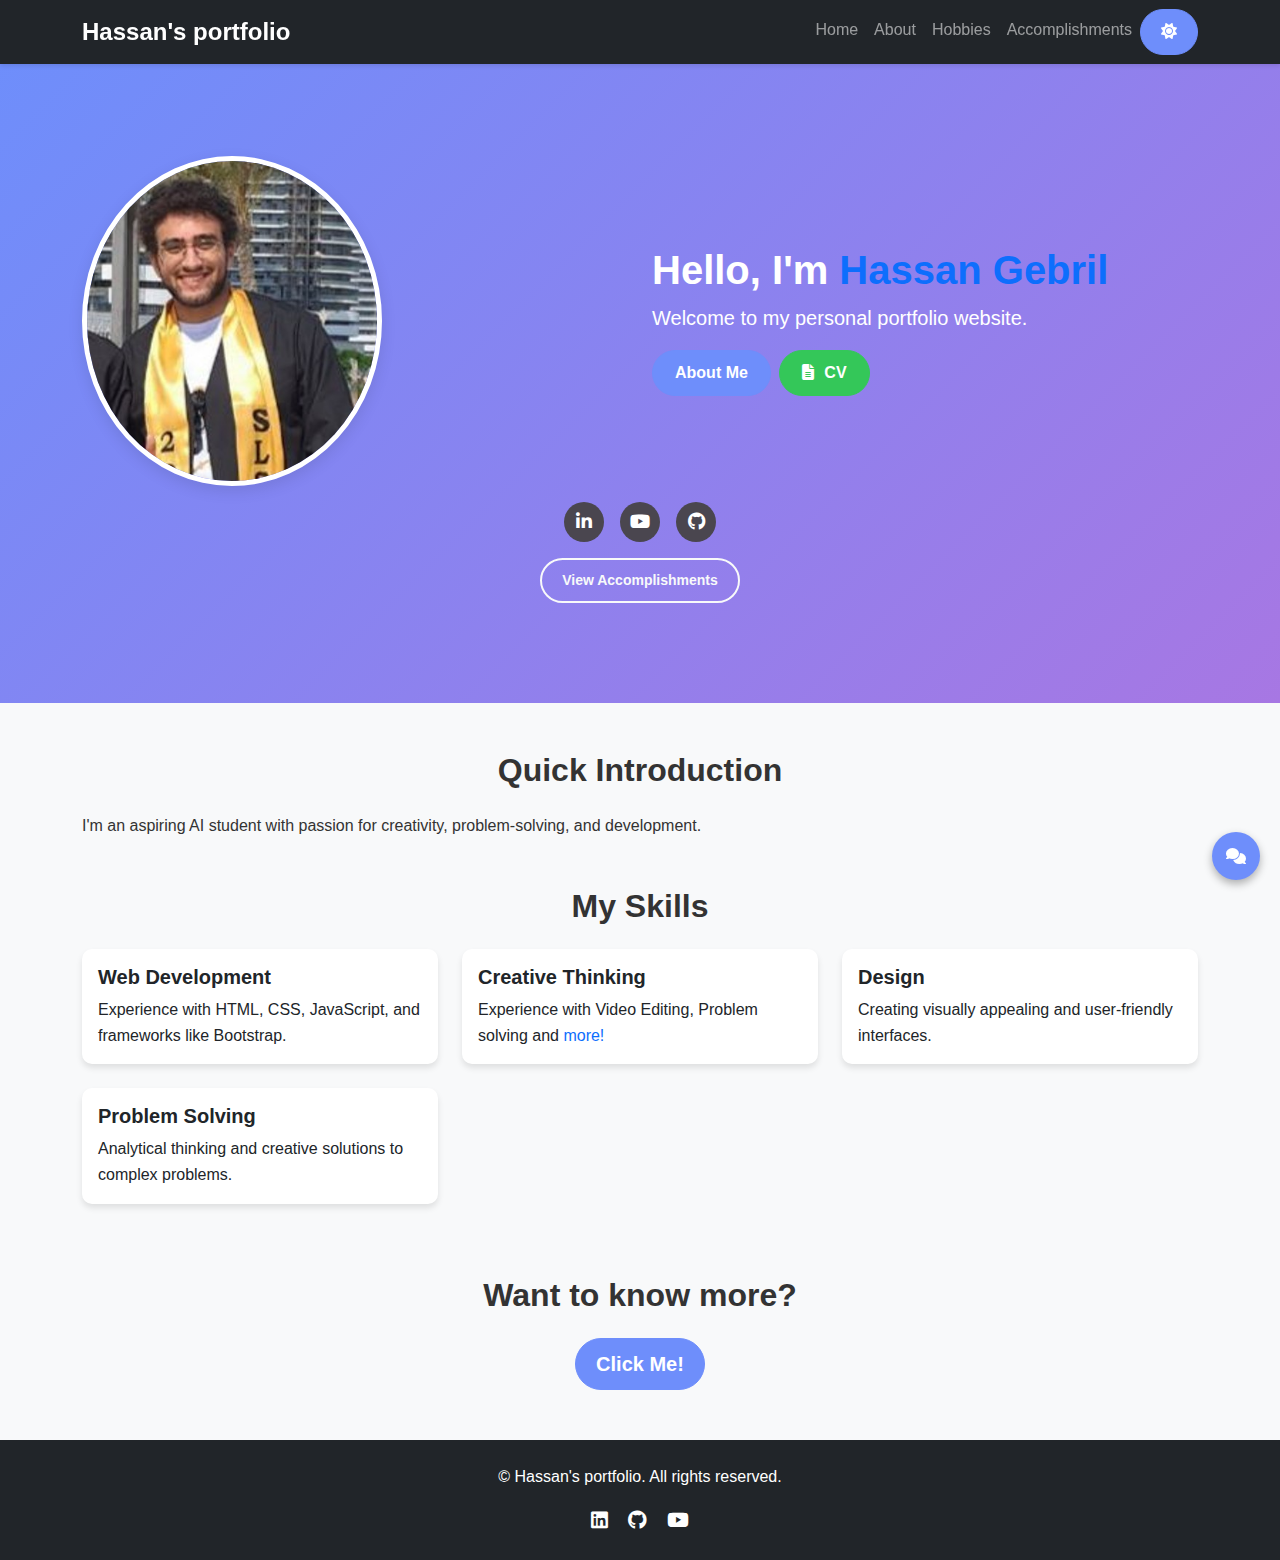
<file: index.html>
<!DOCTYPE html>
<html lang="en">
<head>
  <meta charset="UTF-8" />
  <meta name="viewport" content="width=device-width, initial-scale=1.0" />
  <title data-key="My Portfolio">My Portfolio</title>
  <link href="https://cdn.jsdelivr.net/npm/bootstrap@5.3.0/dist/css/bootstrap.min.css" rel="stylesheet" />
  <link rel="stylesheet" href="https://cdnjs.cloudflare.com/ajax/libs/font-awesome/6.5.0/css/all.min.css" />
  <link rel="stylesheet" href="css/style.css" />
</head>
<body>
  <nav class="navbar navbar-expand-lg navbar-dark bg-dark fixed-top">
    <div class="container">
      <a class="navbar-brand" href="#" data-key="Hassan's portfolio">Hassan's portfolio</a>
      <button class="navbar-toggler" type="button" data-bs-toggle="collapse" data-bs-target="#navbarNav">
        <span class="navbar-toggler-icon"></span>
      </button>
      <div class="collapse navbar-collapse" id="navbarNav">
        <ul class="navbar-nav ms-auto">
          <li class="nav-item"><a class="nav-link active" href="#" data-key="Home">Home</a></li>
          <li class="nav-item"><a class="nav-link" href="about.html" data-key="About">About</a></li>
          <li class="nav-item"><a class="nav-link" href="hobbies.html" data-key="Hobbies">Hobbies</a></li>
          <li class="nav-item"><a class="nav-link" href="accomplishments.html" data-key="Accomplishments">Accomplishments</a></li>
          <li class="nav-item">
            <button id="darkModeToggle" class="btn btn-primary dark-toggle"><i class="fas fa-sun"></i></button>
          </li>
          <!-- <li class="nav-item">
            <button id="translateBtn" class="btn btn-outline-primary ms-2">Translate to Arabic</button>
          </li> -->
        </ul>
      </div>
    </div>
  </nav>

  <header class="hero-section">
    <div class="container">
      <div class="row align-items-center">
        <div class="col-md-6">
          <img src="images/profile.jpg" alt="Profile Picture" class="img-fluid rounded-circle profile-img" />
        </div>
        <div class="col-md-6">
          <h1><span data-key="Hello, I'm">Hello, I'm</span> <span class="text-primary">Hassan Gebril</span></h1>
          <p class="lead" data-key="Welcome to my personal portfolio website.">Welcome to my personal portfolio website.</p>
          <div class="d-flex mt-3 gap-2">
            <a href="about.html" class="btn hero-main-btn btn-primary" data-key="About Me">
              About Me
            </a>

            <a href="https://drive.google.com/file/d/1gzGJneyhxCojZaomZ8CfEwPIjRmlE4UM/view?usp=sharing"
              target="_blank"
              class="btn hero-main-btn cv-btn">
              <i class="fas fa-file-alt"></i> CV
            </a>
          </div>

        </div>
      </div>
      <div class="d-flex justify-content-center gap-3 mt-3">
        <a href="https://www.linkedin.com/in/hassan-gebrill-98a08a299/" target="_blank" class="social-btn"><i class="fab fa-linkedin-in"></i></a>
        <a href="https://www.youtube.com/@Hassan_G04" target="_blank" class="social-btn"><i class="fab fa-youtube"></i></a>
        <a href="https://github.com/HassanG04" target="_blank" class="social-btn"><i class="fab fa-github"></i></a>
      </div>
      <div class="text-center mt-3">
      <a href="accomplishments.html" class="btn btn-outline-light btn-sm">
        View Accomplishments
      </a>
    </div>
    </div>
  </header>

  <main class="container my-5">
    <section class="mb-5">
      <h2 class="text-center mb-4" data-key="Quick Introduction">Quick Introduction</h2>
      <p data-key="I'm an aspiring AI student with passion for creativity, problem-solving, and development.">
        I'm an aspiring AI student with passion for creativity, problem-solving, and development.
      </p>
    </section>

    <section class="mb-5">
      <h2 class="text-center mb-4" data-key="My Skills">My Skills</h2>
      <div class="row">
        <div class="col-md-4 mb-4">
          <div class="card h-100">
            <div class="card-body">
              <h5 class="card-title" data-key="Web Development">Web Development</h5>
              <p class="card-text" data-key="Experience with HTML, CSS, JavaScript, and frameworks like Bootstrap.">Experience with HTML, CSS, JavaScript, and frameworks like Bootstrap.</p>
            </div>
          </div>
        </div>
        <div class="col-md-4 mb-4">
          <div class="card h-100">
            <div class="card-body">
              <h5 class="card-title" data-key="Creative Thinking">Creative Thinking</h5>
              <p class="card-text">
                <span data-key="Experience with Video Editing, Problem solving and">Experience with Video Editing, Problem solving and</span>
                <a href="hobbies.html" data-key="more!">more!</a>
              </p>
            </div>
          </div>
        </div>
        <div class="col-md-4 mb-4">
          <div class="card h-100">
            <div class="card-body">
              <h5 class="card-title" data-key="Design">Design</h5>
              <p class="card-text" data-key="Creating visually appealing and user-friendly interfaces.">Creating visually appealing and user-friendly interfaces.</p>
            </div>
          </div>
        </div>
        <div class="col-md-4 mb-4">
          <div class="card h-100">
            <div class="card-body">
              <h5 class="card-title" data-key="Problem Solving">Problem Solving</h5>
              <p class="card-text" data-key="Analytical thinking and creative solutions to complex problems.">Analytical thinking and creative solutions to complex problems.</p>
            </div>
          </div>
        </div>
      </div>
    </section>

    <section class="text-center">
      <h2 class="mb-4" data-key="Want to know more?">Want to know more?</h2>
      <button id="ctaButton" class="btn btn-lg btn-primary" data-key="Click Me!">Click Me!</button>
      <p id="ctaResponse" class="mt-3"></p>
    </section>
  </main>

  <footer class="bg-dark text-white text-center py-4">
    <div class="container">
      <p data-key="Hassan's portfolio. All rights reserved.">&copy; Hassan's portfolio. All rights reserved.</p>
      <div class="social-links">
        <a href="#" class="text-white mx-2"><i class="fab fa-linkedin"></i></a>
        <a href="#" class="text-white mx-2"><i class="fab fa-github"></i></a>
        <a href="#" class="text-white mx-2"><i class="fab fa-youtube"></i></a>
      </div>
    </div>
  </footer>
<div id="chatbot-bubble" class="chatbot-bubble">
  <i class="fas fa-comments"></i>
</div>

<div id="chatbot-window" class="chatbot-window d-none">
  <div class="chatbot-header">
    <span>Hassan-bot (WIP)</span>
    <button id="chatbot-close" class="btn-close btn-close-white btn-sm"></button>
  </div>
  <div class="chatbot-body">
    <div class="chatbot-message bot">
      I am still learning Hassan's behavior since he's kinda quiet atm...
      <br>
      (I didn't make a chatbot yet but I will make it... &lt;eventually&gt;)
    </div>
  </div>
</div>

  <script src="https://cdn.jsdelivr.net/npm/bootstrap@5.3.0/dist/js/bootstrap.bundle.min.js"></script>
  <script src="js/script.js"></script>
</body>
</html>
</file>
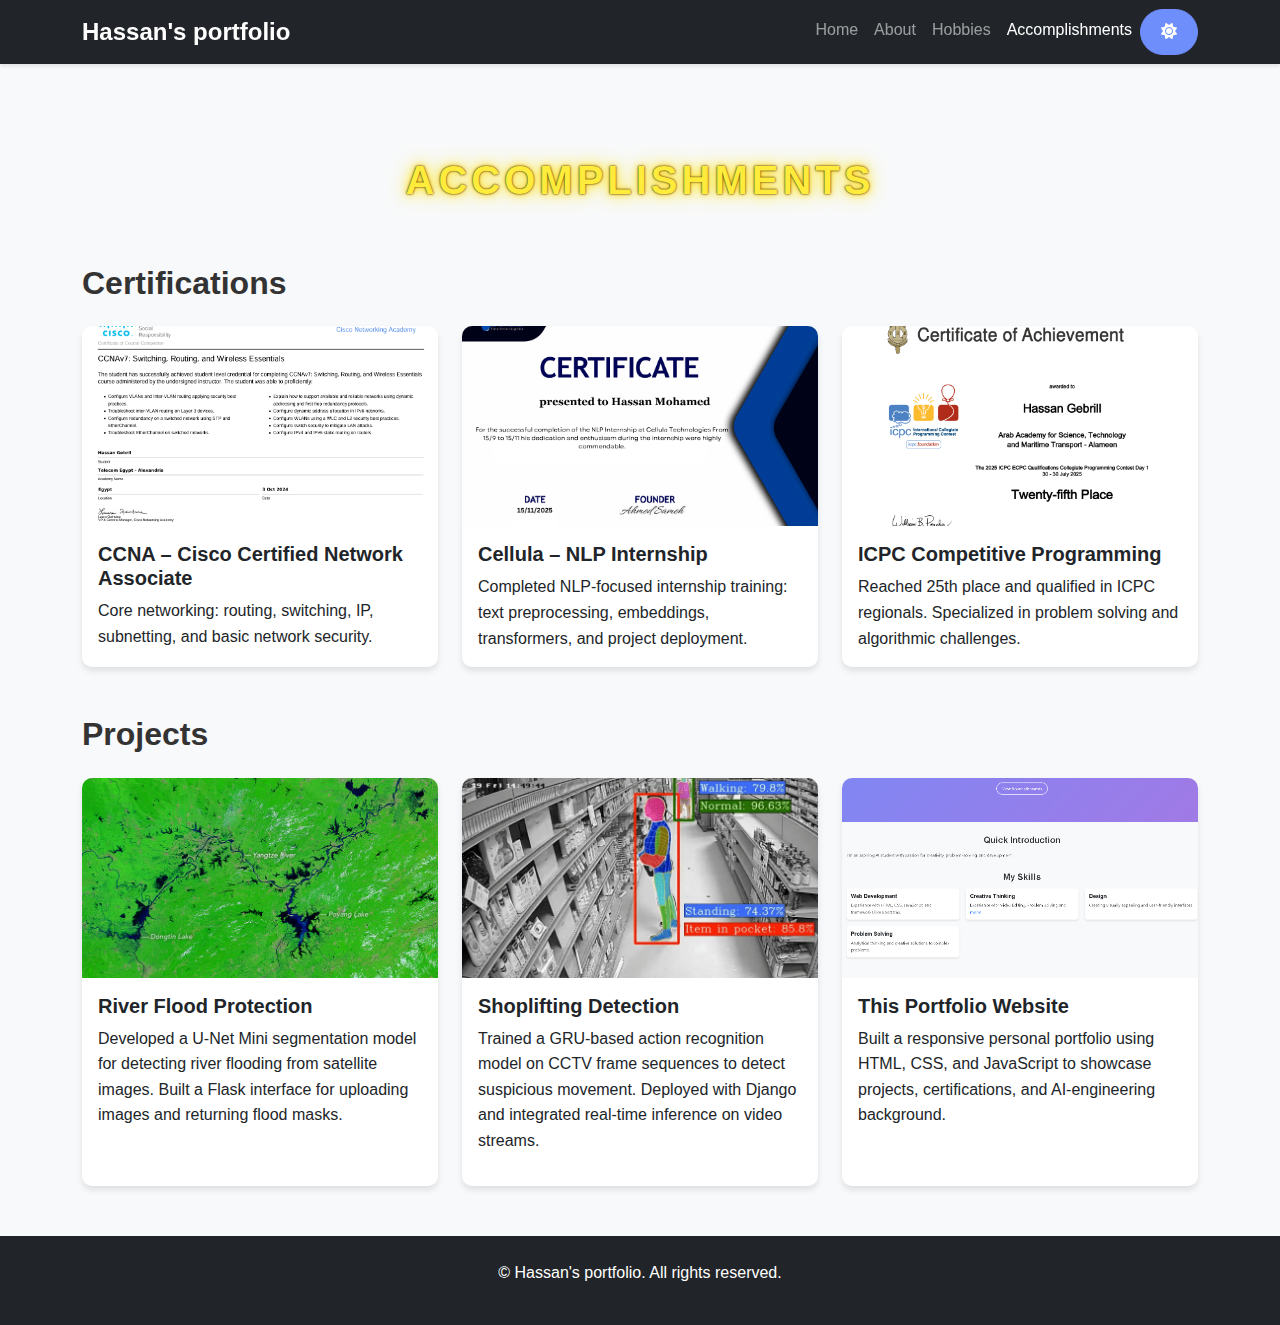
<file: accomplishments.html>
<!DOCTYPE html>
<html lang="en">
<head>
  <meta charset="UTF-8" />
  <meta name="viewport" content="width=device-width, initial-scale=1.0" />
  <title data-key="Accomplishments | Hassan's portfolio">Accomplishments | Hassan's portfolio</title>
  <link href="https://cdn.jsdelivr.net/npm/bootstrap@5.3.0/dist/css/bootstrap.min.css" rel="stylesheet" />
  <link rel="stylesheet" href="https://cdnjs.cloudflare.com/ajax/libs/font-awesome/6.5.0/css/all.min.css" />
  <link rel="stylesheet" href="css/style.css" />
</head>
<body>
  <!-- Navbar -->
  <nav class="navbar navbar-expand-lg navbar-dark bg-dark fixed-top">
    <div class="container">
      <a class="navbar-brand" href="index.html" data-key="Hassan's portfolio">Hassan's portfolio</a>
      <button class="navbar-toggler" type="button" data-bs-toggle="collapse" data-bs-target="#navbarNav">
        <span class="navbar-toggler-icon"></span>
      </button>
      <div class="collapse navbar-collapse" id="navbarNav">
        <ul class="navbar-nav ms-auto">
          <li class="nav-item"><a class="nav-link" href="home.html" data-key="Home">Home</a></li>
          <li class="nav-item"><a class="nav-link" href="about.html" data-key="About">About</a></li>
          <li class="nav-item"><a class="nav-link" href="hobbies.html" data-key="Hobbies">Hobbies</a></li>
          <li class="nav-item"><a class="nav-link active" href="accomplishments.html" data-key="Accomplishments">Accomplishments</a></li>
          <li class="nav-item">
            <button id="darkModeToggle" class="btn btn-primary dark-toggle"><i class="fas fa-sun"></i></button>
          </li>
          <!-- <li class="nav-item">
            <button id="translateBtn" class="btn btn-outline-primary ms-2">Translate to Arabic</button>
          </li> -->
        </ul>
      </div>
    </div>
  </nav>

<main class="container mt-5 pt-5">
  <div class="text-center mb-5">
    <h1 class="page-title-accomplishments" data-key="Accomplishments">
      Accomplishments
    </h1>
  </div>


<!-- Certifications -->
<section class="mb-5">
  <h2 class="mb-4" data-key="Certifications">Certifications</h2>

  <div class="row g-4">

    <!-- CCNA -->
    <div class="col-md-4">
      <div class="card accomplishment-card cert-card h-100">
        <img src="images/cert_ccna.png" class="card-img-top accomplishment-img" alt="CCNA Certificate">
        <div class="card-body">
          <h5 class="card-title">CCNA – Cisco Certified Network Associate</h5>
          <p class="card-text">
            Core networking: routing, switching, IP, subnetting, and basic network security.
          </p>
        </div>
      </div>
    </div>

    <!-- Cellula NLP Internship -->
    <div class="col-md-4">
      <div class="card accomplishment-card cert-card h-100">
        <img src="images/cellula_nlp.png" class="card-img-top accomplishment-img" alt="Cellula Internship">
        <div class="card-body">
          <h5 class="card-title">Cellula – NLP Internship</h5>
          <p class="card-text">
            Completed NLP-focused internship training: text preprocessing, embeddings, transformers, and project deployment.
          </p>
        </div>
      </div>
    </div>

    <!-- ICPC Achievement -->
    <div class="col-md-4">
      <div class="card accomplishment-card cert-card h-100">
        <img src="images/ICPC.png" class="card-img-top accomplishment-img" alt="ICPC">
        <div class="card-body">
          <h5 class="card-title">ICPC Competitive Programming</h5>
          <p class="card-text">
            Reached 25th place and qualified in ICPC regionals. Specialized in problem solving and algorithmic challenges.
          </p>
        </div>
      </div>
    </div>

  </div>
</section>


<!-- Projects -->
<section class="mb-5">
  <h2 class="mb-4" data-key="Projects">Projects</h2>

  <div class="row g-4">

    <!-- River Flood Segmentation -->
    <div class="col-md-4">
      <div class="card accomplishment-card project-card h-100 position-relative">
        <div class="project-thumb-wrapper">
          <img src="images/river_flood.jpg" class="card-img-top accomplishment-img" alt="River Flood Project">
        </div>
        <div class="card-body">
          <h5 class="card-title">River Flood Protection</h5>
          <p class="card-text">
            Developed a U-Net Mini segmentation model for detecting river flooding from satellite images.
            Built a Flask interface for uploading images and returning flood masks.
          </p>
          <a href="https://github.com/HassanG04/River-Flood-Prediction"
          target="_blank"
          rel="noopener noreferrer"
          class="stretched-link"></a>
        </div>
      </div>
    </div>

    <!-- Shoplifting Detection -->
    <div class="col-md-4">
      <div class="card accomplishment-card project-card h-100 position-relative">
        <div class="project-thumb-wrapper">
          <img src="images/shoplifting.png" class="card-img-top accomplishment-img" alt="Shoplifting Detection">
        </div>
        <div class="card-body">
          <h5 class="card-title">Shoplifting Detection</h5>
          <p class="card-text">
            Trained a GRU-based action recognition model on CCTV frame sequences to detect suspicious movement.
            Deployed with Django and integrated real-time inference on video streams.
          </p>
          <a href="https://github.com/HassanG04/ShopLifting_Detection"
          target="_blank"
          rel="noopener noreferrer"
          class="stretched-link"></a>
        </div>
      </div>
    </div>

    <!-- Portfolio Website -->
    <div class="col-md-4">
      <div class="card accomplishment-card project-card h-100 position-relative">
        <div class="project-thumb-wrapper">
          <img src="images/portfolio.png" class="card-img-top accomplishment-img" alt="Portfolio Website">
        </div>
        <div class="card-body">
          <h5 class="card-title">This Portfolio Website</h5>
          <p class="card-text">
            Built a responsive personal portfolio using HTML, CSS, and JavaScript to showcase projects, certifications, and AI-engineering background.
          </p>
        <a href="https://github.com/HassanG04/HassanG04.github.io"
          target="_blank"
          rel="noopener noreferrer"
          class="stretched-link"></a>
        </div>
      </div>
    </div>

  </div>
</section>

  </main>

  <footer class="bg-dark text-white text-center py-4">
    <div class="container">
      <p>&copy; Hassan's portfolio. All rights reserved.</p>
    </div>
  </footer>

  <!-- Chatbot UI (same as other pages, see section 4) -->
<div id="chatbot-window" class="chatbot-window d-none">
   <div class="chatbot-header">
      <span>Hassan-bot (WIP)</span>
      <button id="chatbot-close" class="btn-close btn-close-white btn-sm"></button>
    </div>
    <div class="chatbot-body">
      <div class="chatbot-message bot">
        I am still learning Hassan's behavior since he's kinda quiet atm...
        <br>
        (I didn't make a chatbot yet but I will make it... &lt;eventually&gt;)
      </div>
    </div>
</div>
  <script src="https://cdn.jsdelivr.net/npm/bootstrap@5.3.0/dist/js/bootstrap.bundle.min.js"></script>
  <script src="js/script.js"></script>
  
</body>
</html>
</file>
<file: css/style.css>
/* General Styles */
/*This is the default block for the pages*/
body {
    font-family: 'Segoe UI', Tahoma, Geneva, Verdana, sans-serif;
    line-height: 1.6;
    color: #333;
    background-color: #f8f9fa;
    padding-top: 56px;
    /* For fixed navbar */
}

/*This is the Dark-Mode block*/
body.dark-mode {
    background-color: #392f55;
    color: #f1f1f1;
}


/* Dark mode styles for cards and similar boxes */
body.dark-mode .card {
    background-color: #1e2a38;
    /* A dark blue hue */
    color: #ffffff;
    /* White text */
    box-shadow: 0 4px 6px rgba(0, 0, 0, 0.3);
}

/* If you have any contact-method boxes or similar: */
body.dark-mode .contact-method {
    background-color: #1e2a38;
    color: #ffffff;
}

body.dark-mode .hero-section {
    /* Replace with any color or gradient you like */
    background: linear-gradient(135deg, #3b3b59, #1f1f38);
    color: #ffffff;
    /* Ensures text remains legible on dark backgrounds */
}

/* Additional dark mode adjustments for any white containers */
body.dark-mode .image-wrapper,
body.dark-mode .profile-img,
body.dark-mode .profile-image {
    background-color: transparent;
    /* or adjust as needed */
}

/* Style for dark mode toggle button (custom class dark-toggle) */
.dark-toggle {
    background-color: #6e8efb !important;
    border-color: #6e8efb !important;
    color: white !important;
}

/* Active or pressed state: a slight scale-down for a tactile effect */
.dark-toggle:active {
    transform: scale(0.95);
}

body.dark-mode .dark-toggle {
    background-color: #5a7df4 !important;
    border-color: #5a7df4 !important;
}

/*Text block*/
h1,
h2,
h3,
h4,
h5,
h6 {
    font-family: 'Montserrat', sans-serif;
    font-weight: 600;
}

a {
    text-decoration: none;
    transition: all 0.3s ease;
}

/*Navigation bar block*/
.navbar {
    box-shadow: 0 2px 4px rgba(0, 0, 0, 0.1);
}

.navbar-brand {
    font-weight: 700;
    font-size: 1.5rem;
}

/* Hero Section (the one in the home page) */
.hero-section {
    padding: 100px 0;
    background: linear-gradient(135deg, #6e8efb, #a777e3);
    color: white;
    margin-bottom: 30px;
}

.profile-img {
    border: 5px solid white;
    box-shadow: 0 5px 15px rgba(0, 0, 0, 0.1);
    max-width: 300px;
    height: auto;
}

/* Profile Image */
/* Profile image wrapper (for hover + sparkles) */
.profile-image-wrapper {
    position: relative;
    width: 300px;
    /* same as max-width of image */
    height: 300px;
    /* forces circular wrapper */
    margin: 20px auto 40px;
    border-radius: 50%;
    /* makes the wrapper itself circular */
    overflow: visible;
    /* let sparkles glow outside */
    display: flex;
    align-items: center;
    justify-content: center;
    transition: transform 0.25s ease, box-shadow 0.25s ease;
}


/* Base profile image */
.profile-image {
    width: 100%;
    height: 100%;
    object-fit: cover;
    border-radius: 50%;
    border: 3px solid #e8d0ff;
    box-shadow: 0 0 12px rgba(148, 0, 211, 0.55);
    transition: transform 0.25s ease, box-shadow 0.25s ease;
}


/* Purple aura behind (subtle when idle) */
.profile-image-wrapper::before {
    content: "";
    position: absolute;
    inset: -18px;
    /* evenly expands glow around the circle */
    border-radius: 50%;
    /* MUST match wrapper now */
    background:
        radial-gradient(circle at 25% 0%, rgba(186, 104, 255, 0.9), transparent 60%),
        radial-gradient(circle at 80% 80%, rgba(123, 31, 162, 0.9), transparent 60%);
    opacity: 0;
    filter: blur(12px);
    pointer-events: none;
    z-index: -1;
    transition: opacity 0.25s ease, filter 0.25s ease;
}

/* Small spark particles */
.profile-image-wrapper::after {
    content: "";
    position: absolute;
    inset: -28px;
    border-radius: 50%;
    /* ensures sparkles form a circular halo */
    pointer-events: none;
    z-index: -2;

    background:
        radial-gradient(circle, rgba(255, 255, 255, 0.9) 0 35%, transparent 40%) 10% 20% / 6px 6px no-repeat,
        radial-gradient(circle, rgba(224, 176, 255, 0.9) 0 35%, transparent 40%) 90% 10% / 7px 7px no-repeat,
        radial-gradient(circle, rgba(207, 159, 255, 0.9) 0 35%, transparent 40%) 0% 80% / 8px 8px no-repeat,
        radial-gradient(circle, rgba(255, 255, 255, 0.9) 0 35%, transparent 40%) 100% 70% / 5px 5px no-repeat,
        radial-gradient(circle, rgba(179, 136, 255, 0.9) 0 35%, transparent 40%) 50% 100% / 7px 7px no-repeat;
    opacity: 0;
    transform: scale(0.9);
}

/* Hover: image pops, wrapper lifts, aura + sparkles appear */
.profile-image-wrapper:hover {
    transform: translateY(-6px) scale(1.03);
    box-shadow: 0 18px 35px rgba(0, 0, 0, 0.25);
}

.profile-image-wrapper:hover .profile-image {
    transform: scale(1.06);
    box-shadow: 0 0 20px rgba(186, 104, 255, 0.9);
}

.profile-image-wrapper:hover::before {
    opacity: 0.95;
    filter: blur(14px);
}

.profile-image-wrapper:hover::after {
    opacity: 1;
    animation: profile-sparkle-flicker 0.6s infinite steps(2, end);
}

/* Electric-style flicker for sparkles */
@keyframes profile-sparkle-flicker {
    0% {
        transform: translate(0, 0) scale(0.95);
        opacity: 0.5;
    }

    25% {
        transform: translate(1px, -1px) scale(1.0);
        opacity: 1;
    }

    50% {
        transform: translate(-1px, 1px) scale(0.98);
        opacity: 0.7;
    }

    75% {
        transform: translate(1px, 0px) scale(1.02);
        opacity: 0.9;
    }

    100% {
        transform: translate(0, 0) scale(0.95);
        opacity: 0.5;
    }
}


/* Cards (boxes)*/
.card {
    border: none;
    border-radius: 10px;
    box-shadow: 0 4px 6px rgba(0, 0, 0, 0.1);
    transition: transform 0.3s ease, box-shadow 0.3s ease;
}

.card:hover {
    transform: translateY(-5px);
    box-shadow: 0 10px 20px rgba(0, 0, 0, 0.1);
}

/* Buttons (to make them more dynamic and modern) */
.btn {
    padding: 10px 20px;
    border-radius: 30px;
    font-weight: 600;
    transition: all 0.3s ease;
}

.btn-primary {
    background-color: #6e8efb;
    border-color: #6e8efb;
}

.btn-primary:hover {
    background-color: #5a7df4;
    border-color: #5a7df4;
}

.btn-outline-primary {
    color: #6e8efb;
    border-color: #6e8efb;
}

.btn-outline-primary:hover {
    background-color: #6e8efb;
    color: white;
}

/* Contact Form block */
.contact-method {
    background-color: white;
    border-radius: 10px;
    box-shadow: 0 4px 6px rgba(0, 0, 0, 0.1);
    transition: all 0.3s ease;
}

.contact-method:hover {
    transform: translateY(-5px);
    box-shadow: 0 10px 20px rgba(0, 0, 0, 0.1);
}

/* Footer block */
footer {
    margin-top: 50px;
}

.social-links a {
    display: inline-block;
    margin: 0 10px;
    font-size: 1.2rem;
}

/* Responsive adjustments */
@media (max-width: 768px) {
    .hero-section {
        text-align: center;
        padding: 80px 0;
    }

    .profile-img {
        margin-bottom: 30px;
    }

    .btn-group {
        justify-content: center;
    }
}

/* Hobby image container - defines the visible area */
.hobby-img-container {
    height: 420px;
    /* Fixed height */
    width: 100%;
    overflow: hidden;
    /* Clip anything outside container */
    position: relative;
}

/* Image styling - will be clipped but not scaled down */
.hobby-img {
    width: 100%;
    height: 100%;
    object-fit: cover;
    /* Cover the container, maintaining aspect ratio */
    object-position: center;
    /* Always center the image */
    transition: transform 0.3s ease;
    /* For optional hover effect */
}

/* Optional zoom effect on hover */
.card:hover .hobby-img {
    transform: scale(1.05);
}

.social-btn {
    background-color: #4a464f;
    color: white;
    width: 40px;
    height: 40px;
    display: inline-flex;
    align-items: center;
    justify-content: center;
    border-radius: 50%;
    font-size: 18px;
    text-decoration: none;
    transition: background-color 0.3s ease;
}

.social-btn i {
    line-height: 1;
}

.social-btn:hover {
    background-color: #ffffff;
}

.image-wrapper {
    background-color: #f0e0ff;
    /* Light purple background */
    padding: 20px;
    border-radius: 50%;
    display: inline-block;
    box-shadow: 0 0 10px rgba(148, 0, 211, 0.3);
    margin: 20px auto;
    text-align: center;
    /* Ensures image centering */
}

/*The learn more button block*/
.learn-more-btn {
    position: absolute;
    top: 10px;
    right: 10px;
    padding: 5px 10px;
    background: rgba(0, 0, 0, 0.7);
    color: white;
    border-radius: 20px;
    text-decoration: none;
    opacity: 0;
    transition: opacity 0.3s ease;
    display: flex;
    align-items: center;
    gap: 5px;
    font-size: 0.9rem;
}

.hobby-img-container:hover .learn-more-btn {
    opacity: 1;
}

.learn-more-btn:hover {
    background: rgba(0, 0, 0, 0.9);
}

/* Accomplishments page */
.accomplishment-card {
    overflow: hidden;
}

.accomplishment-img {
    height: 200px;
    object-fit: cover;
}

/* Keep project thumbnails consistent */
.project-thumb-wrapper {
    height: 200px;
    overflow: hidden;
}

/* Small tweak so the “View Accomplishments” button looks ok on hero */
.hero-section .btn-outline-light {
    border-width: 2px;
    font-weight: 600;
}

/* Chatbot bubble + window */
.chatbot-bubble {
    position: fixed;
    bottom: 20px;
    right: 20px;
    width: 48px;
    height: 48px;
    border-radius: 50%;
    background: #6e8efb;
    color: #fff;
    display: flex;
    align-items: center;
    justify-content: center;
    cursor: grab;
    z-index: 9999;
    box-shadow: 0 4px 8px rgba(0, 0, 0, 0.3);
}

.chatbot-bubble:active {
    cursor: pointer;
}

.chatbot-window {
    position: fixed;
    bottom: 80px;
    right: 20px;
    width: 320px;
    max-width: 90vw;
    background: #1e2a38;
    color: #fff;
    border-radius: 12px;
    box-shadow: 0 8px 20px rgba(0, 0, 0, 0.4);
    z-index: 9998;
    display: flex;
    flex-direction: column;
    overflow: hidden;
}



.chatbot-header {
    background: #6e8efb;
    padding: 8px 12px;
    display: flex;
    justify-content: space-between;
    align-items: center;
    font-weight: 600;
}

.chatbot-body {
    padding: 10px 12px;
    max-height: 260px;
    overflow-y: auto;
    background: #1e2a38;
}


.chatbot-message.bot {
    background: rgba(255, 255, 255, 0.05);
    border-radius: 8px;
    padding: 8px 10px;
    font-size: 0.9rem;
}

/* Dark mode: bubble/window already fit, but keep visibility consistent */
body.dark-mode .chatbot-window {
    background: #111827;
}

/* Fancy hover for "Accomplishments" title */
/* Electric yellow "Accomplishments" title */
.page-title-accomplishments {
    position: relative;
    display: inline-block;
    /* centered by parent .text-center */
    font-weight: 800;
    letter-spacing: 0.10em;
    text-transform: uppercase;

    /* PURE yellow + strong outline so it’s visible on light & dark */
    color: #ffeb3b;
    text-shadow:
        0 0 2px #000000,
        0 0 5px rgba(255, 193, 7, 0.9),
        0 0 12px rgba(255, 235, 59, 1),
        0 0 20px rgba(255, 235, 59, 0.9);

    padding: 0.1em 0.15em;
    /* minimal – we don't want a pill/button */
    transition:
        transform 0.18s ease-out,
        text-shadow 0.18s ease-out;
}

/* Glow AURA behind the text (pure yellow/orange, no white) */
.page-title-accomplishments::before {
    content: "";
    position: absolute;
    inset: -6px -18px;
    border-radius: 999px;
    background:
        radial-gradient(circle at 50% 50%, rgba(255, 235, 59, 0.85), transparent 60%),
        radial-gradient(circle at 20% 0%, rgba(255, 193, 7, 0.9), transparent 55%);
    opacity: 0;
    filter: blur(7px);
    pointer-events: none;
    z-index: -1;
    transition:
        opacity 0.18s ease-out,
        filter 0.18s ease-out;
}

/* SPARKS layer – small shards around the text */
.page-title-accomplishments::after {
    content: "";
    position: absolute;
    inset: -16px -26px;
    pointer-events: none;
    z-index: -2;

    /* multiple tiny "spark" dots / shards */
    background:
        radial-gradient(circle, rgba(255, 255, 255, 0.95) 0 40%, transparent 45%) 10% 0% / 7px 7px no-repeat,
        radial-gradient(circle, rgba(255, 248, 200, 0.95) 0 40%, transparent 45%) 90% 10% / 6px 6px no-repeat,
        radial-gradient(circle, rgba(255, 235, 59, 0.95) 0 40%, transparent 45%) 0% 80% / 8px 8px no-repeat,
        radial-gradient(circle, rgba(255, 215, 0, 0.95) 0 40%, transparent 45%) 100% 60% / 7px 7px no-repeat,
        radial-gradient(circle, rgba(255, 255, 255, 0.9) 0 40%, transparent 45%) 50% 100% / 5px 5px no-repeat;
    opacity: 0;
    transform: scale(0.9);
    transition: opacity 0.12s ease-out;
}

/* Hover: POP + stronger electric glow + visible sparks */
.page-title-accomplishments:hover {
    transform: translateY(-3px) scale(1.06);
    text-shadow:
        0 0 3px #000000,
        0 0 7px rgba(255, 193, 7, 1),
        0 0 16px rgba(255, 235, 59, 1),
        0 0 26px rgba(255, 235, 59, 1),
        0 0 40px rgba(255, 241, 118, 0.95);
}

.page-title-accomplishments:hover::before {
    opacity: 0.95;
    filter: blur(9px);
}

/* Sparks flicker / jitter on hover to feel like electricity */
.page-title-accomplishments:hover::after {
    opacity: 1;
    animation: sparks-flicker 0.45s infinite steps(2, end);
}

/* choppy, electric-style flicker + slight movement */
@keyframes sparks-flicker {
    0% {
        transform: translate(0, 0) scale(0.95) rotate(0deg);
        opacity: 0.5;
    }

    25% {
        transform: translate(1px, -1px) scale(1.0) rotate(2deg);
        opacity: 1;
    }

    50% {
        transform: translate(-1px, 1px) scale(0.98) rotate(-2deg);
        opacity: 0.6;
    }

    75% {
        transform: translate(1px, 0px) scale(1.02) rotate(1deg);
        opacity: 0.9;
    }

    100% {
        transform: translate(0, 0) scale(0.95) rotate(0deg);
        opacity: 0.5;
    }
}

/* ========== Accomplishments: Certifications hover effect ========== */

/* keep certificates tidy but ready to expand */
.cert-card {
    overflow: hidden;
    transition: transform 0.3s ease, box-shadow 0.3s ease;
}

.cert-card .accomplishment-img {
    height: 200px;
    width: 100%;
    object-fit: cover;
    transition: transform 0.3s ease, height 0.3s ease;
}

/* on hover: card lifts + image expands and zooms out slightly */
.cert-card:hover {
    transform: translateY(-8px) scale(1.03);
    box-shadow: 0 14px 30px rgba(0, 0, 0, 0.25);
}

.cert-card:hover .accomplishment-img {
    height: 260px;
    /* “expand” vertically */
    object-fit: cover;
    /* keep aspect sensible */
    transform: scale(1.05);
    /* small zoom to avoid ugly borders */
}

/* ========== Accomplishments: Projects hover effect ========== */

.project-card {
    overflow: hidden;
    transition: transform 0.3s ease, box-shadow 0.3s ease;
}

.project-card .project-thumb-wrapper {
    position: relative;
    overflow: hidden;
}

.project-card .accomplishment-img {
    height: 200px;
    width: 100%;
    object-fit: cover;
    transition: transform 0.3s ease, filter 0.3s ease;
}

/* Overlay text */
.project-card .project-thumb-wrapper::after {
    content: "Show me the project on Github";
    position: absolute;
    inset: 0;
    display: flex;
    align-items: center;
    justify-content: center;
    font-weight: 600;
    font-size: 0.95rem;
    letter-spacing: 0.06em;
    text-transform: uppercase;
    text-align: center;

    color: #fff;
    background: radial-gradient(circle at 50% 30%, rgba(255, 255, 255, 0.12), transparent 55%), rgba(0, 0, 0, 0.55);
    opacity: 0;
    transform: translateY(10px);
    transition: opacity 0.25s ease, transform 0.25s ease;
}

/* Hover behavior: card grows, thumbnail blurs, overlay appears */
.project-card:hover {
    transform: translateY(-8px) scale(1.03);
    box-shadow: 0 14px 30px rgba(0, 0, 0, 0.25);
}

.project-card:hover .accomplishment-img {
    transform: scale(1.06);
    filter: blur(3px) brightness(0.7);
}

.project-card:hover .project-thumb-wrapper::after {
    opacity: 1;
    transform: translateY(0);
}

/* Main hero buttons (About + CV) */
.hero-main-btn {
    border-radius: 999px;
    padding: 10px 22px;
    font-weight: 600;
}

/* Green CV button */
.cv-btn {
    background-color: #34c759;
    border-color: #34c759;
    color: #ffffff;
}

.cv-btn:hover {
    background-color: #2fa149;
    border-color: #2fa149;
}

/* keep icon spaced */
.cv-btn i {
    margin-right: 6px;
}
</file>
